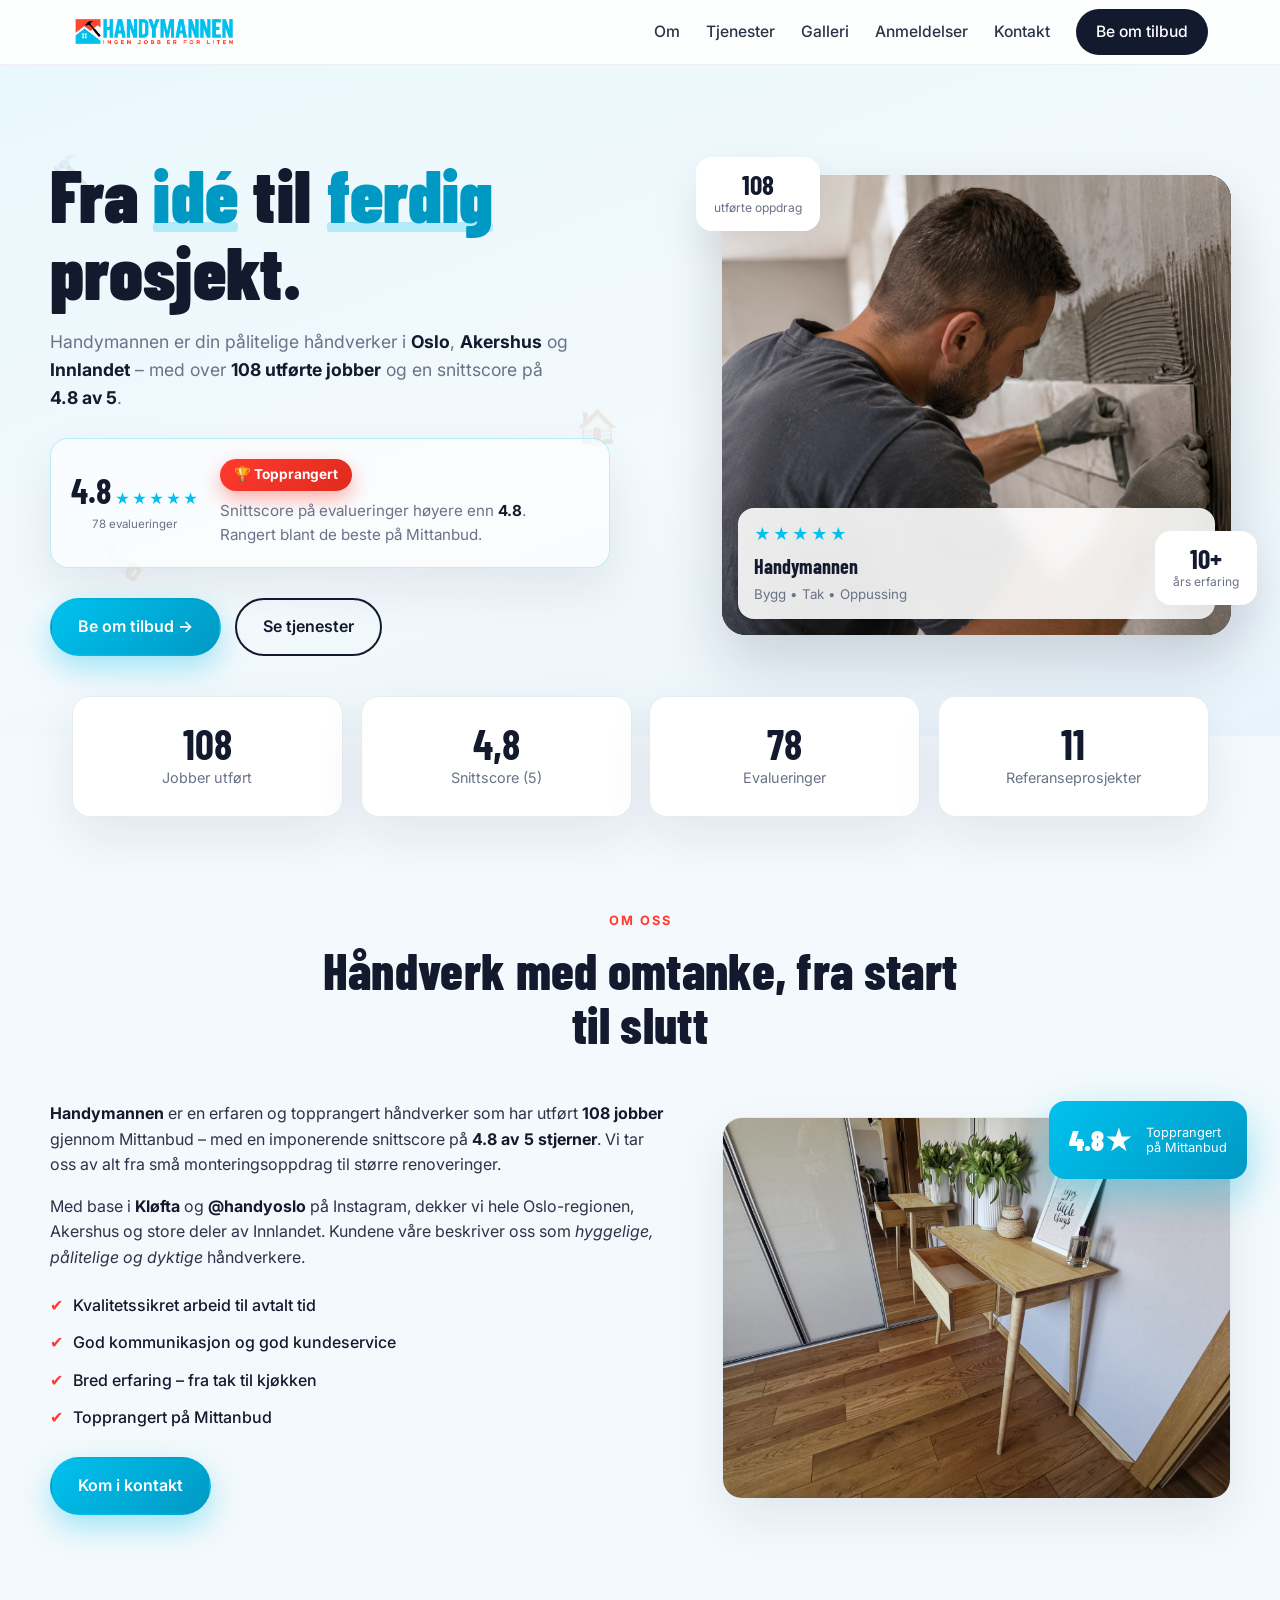
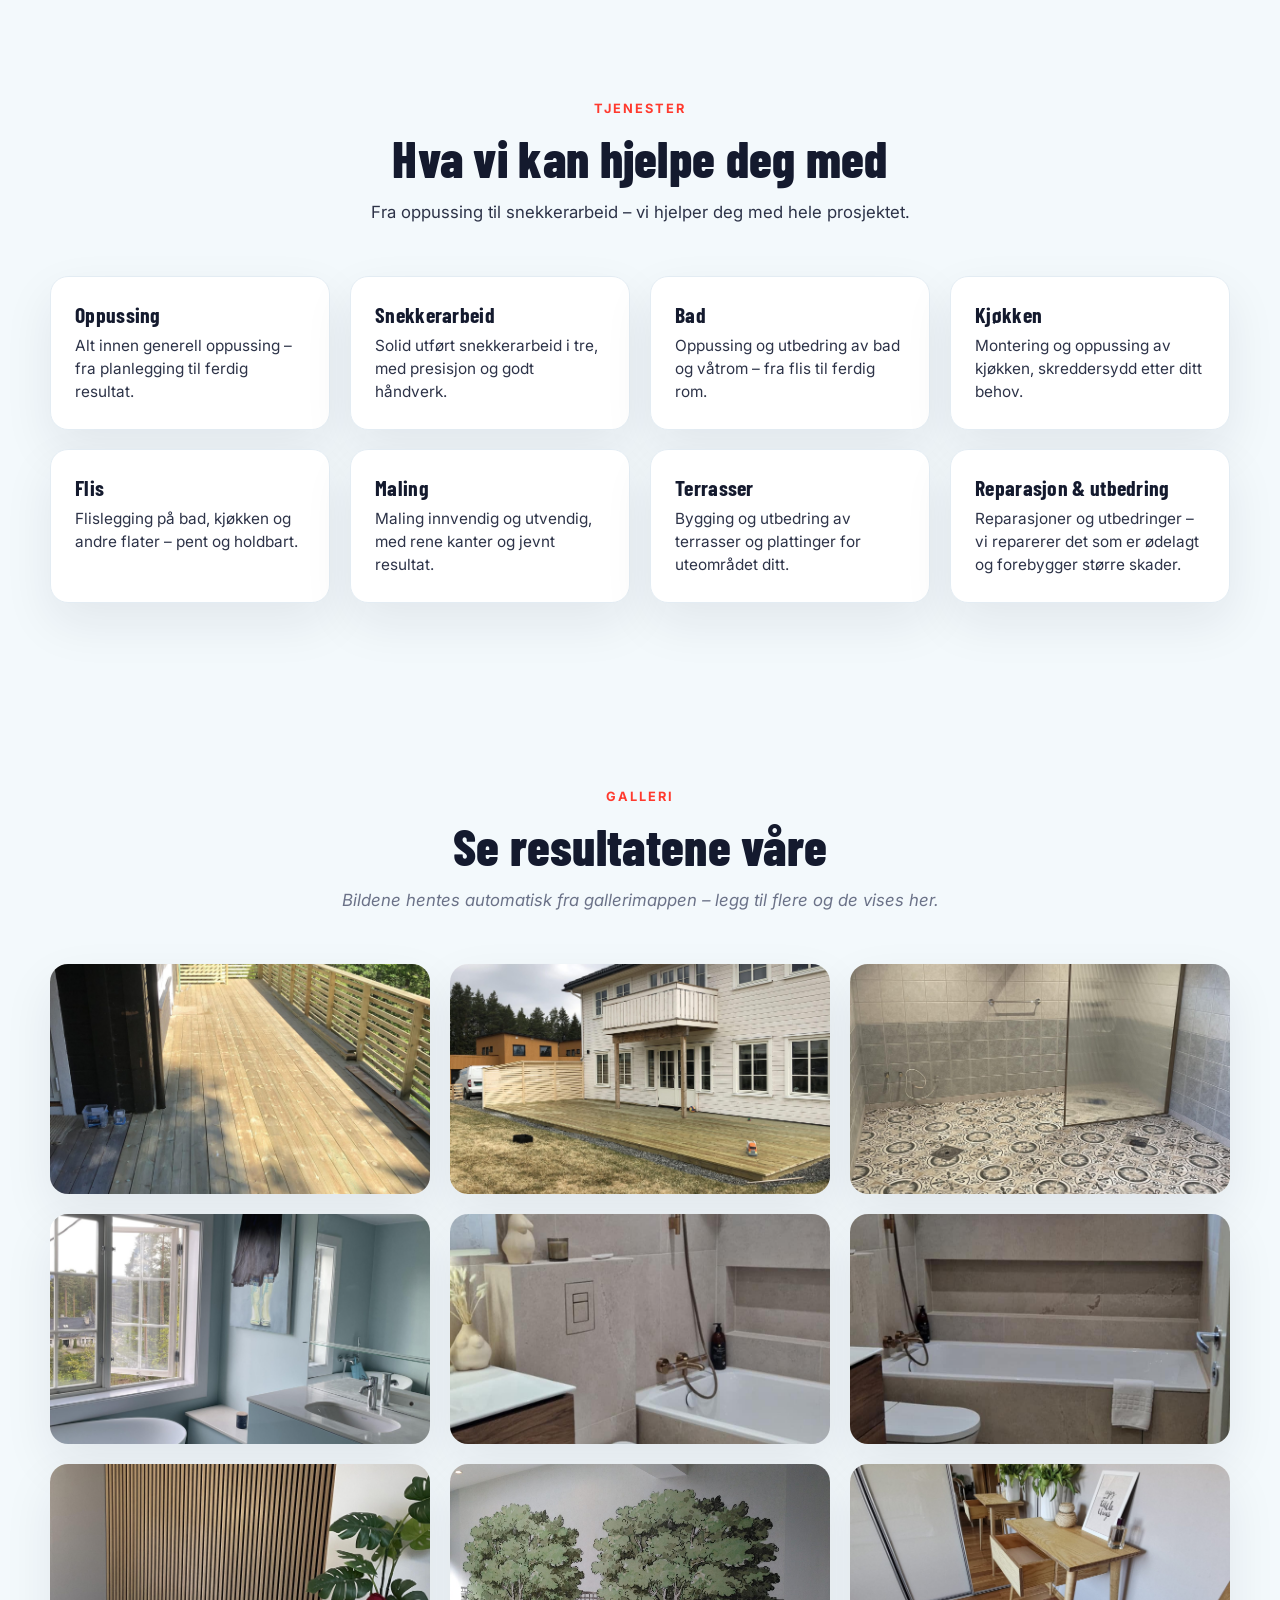
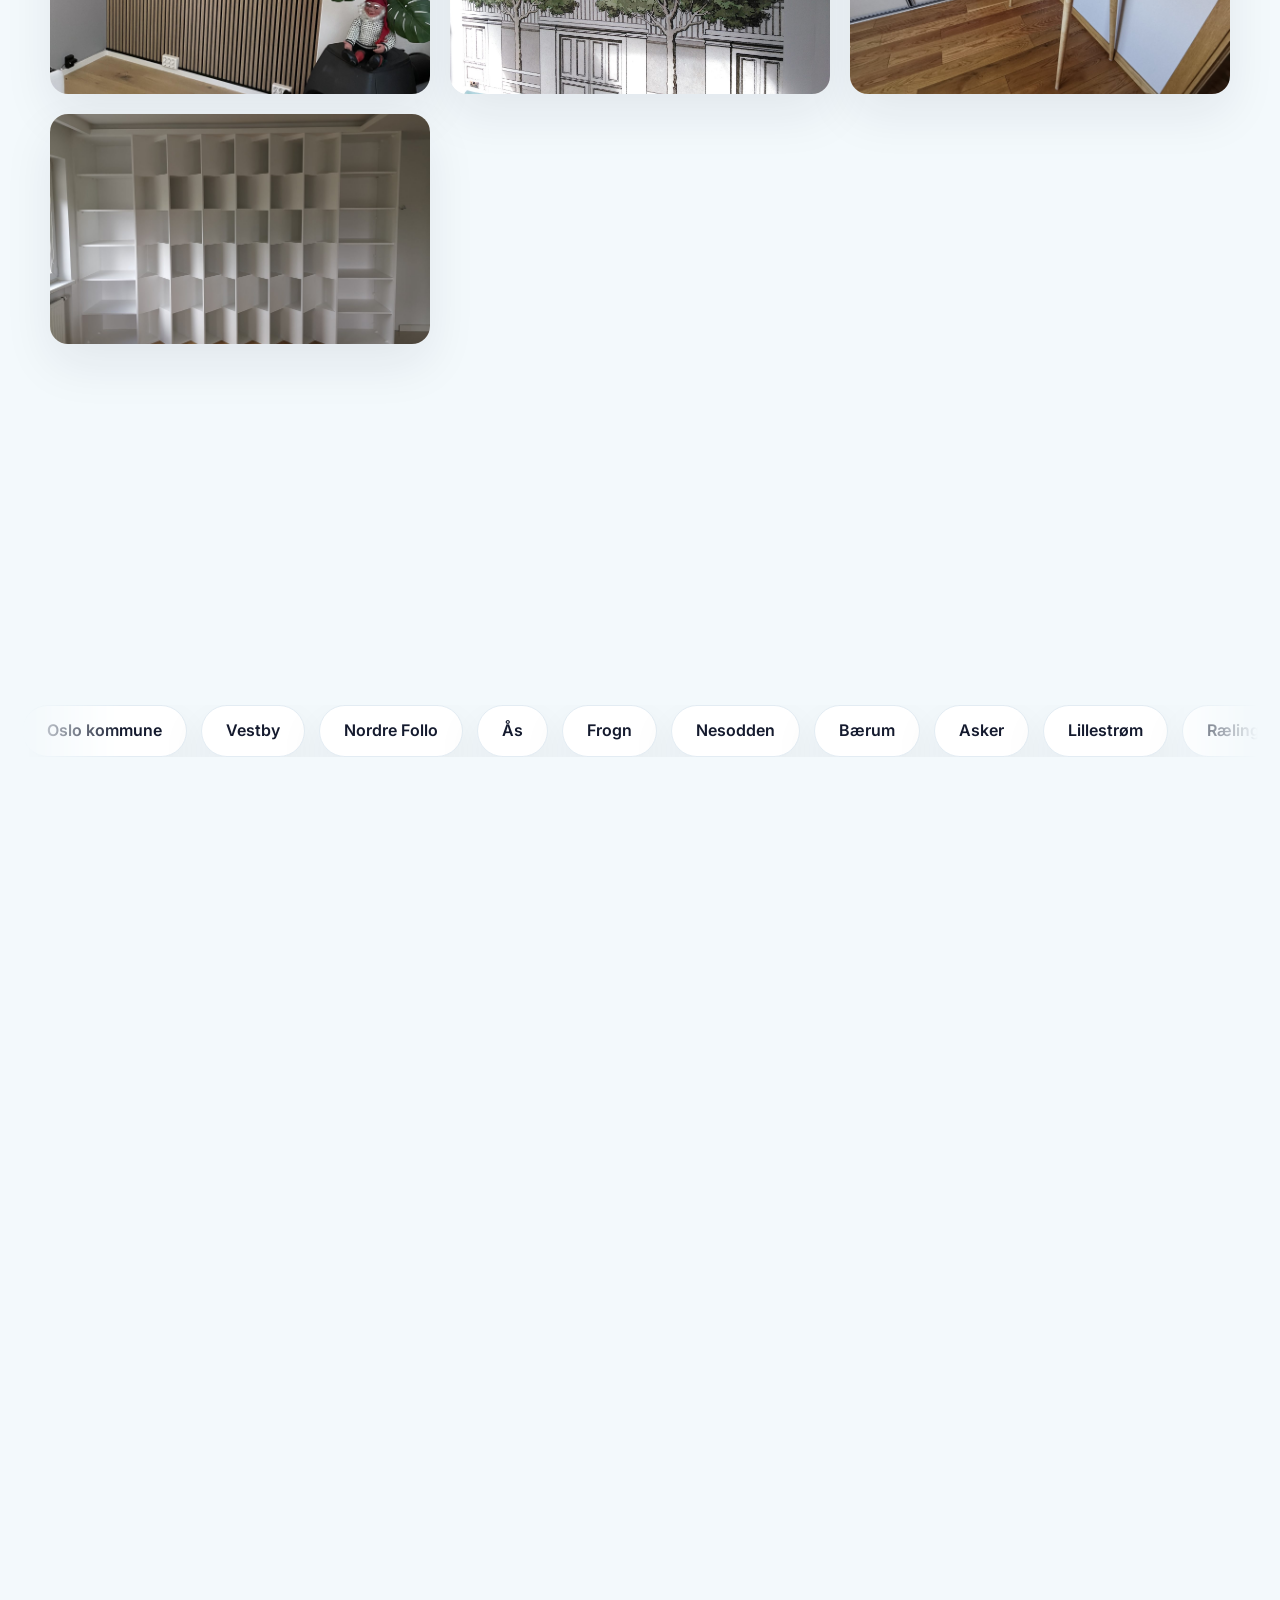
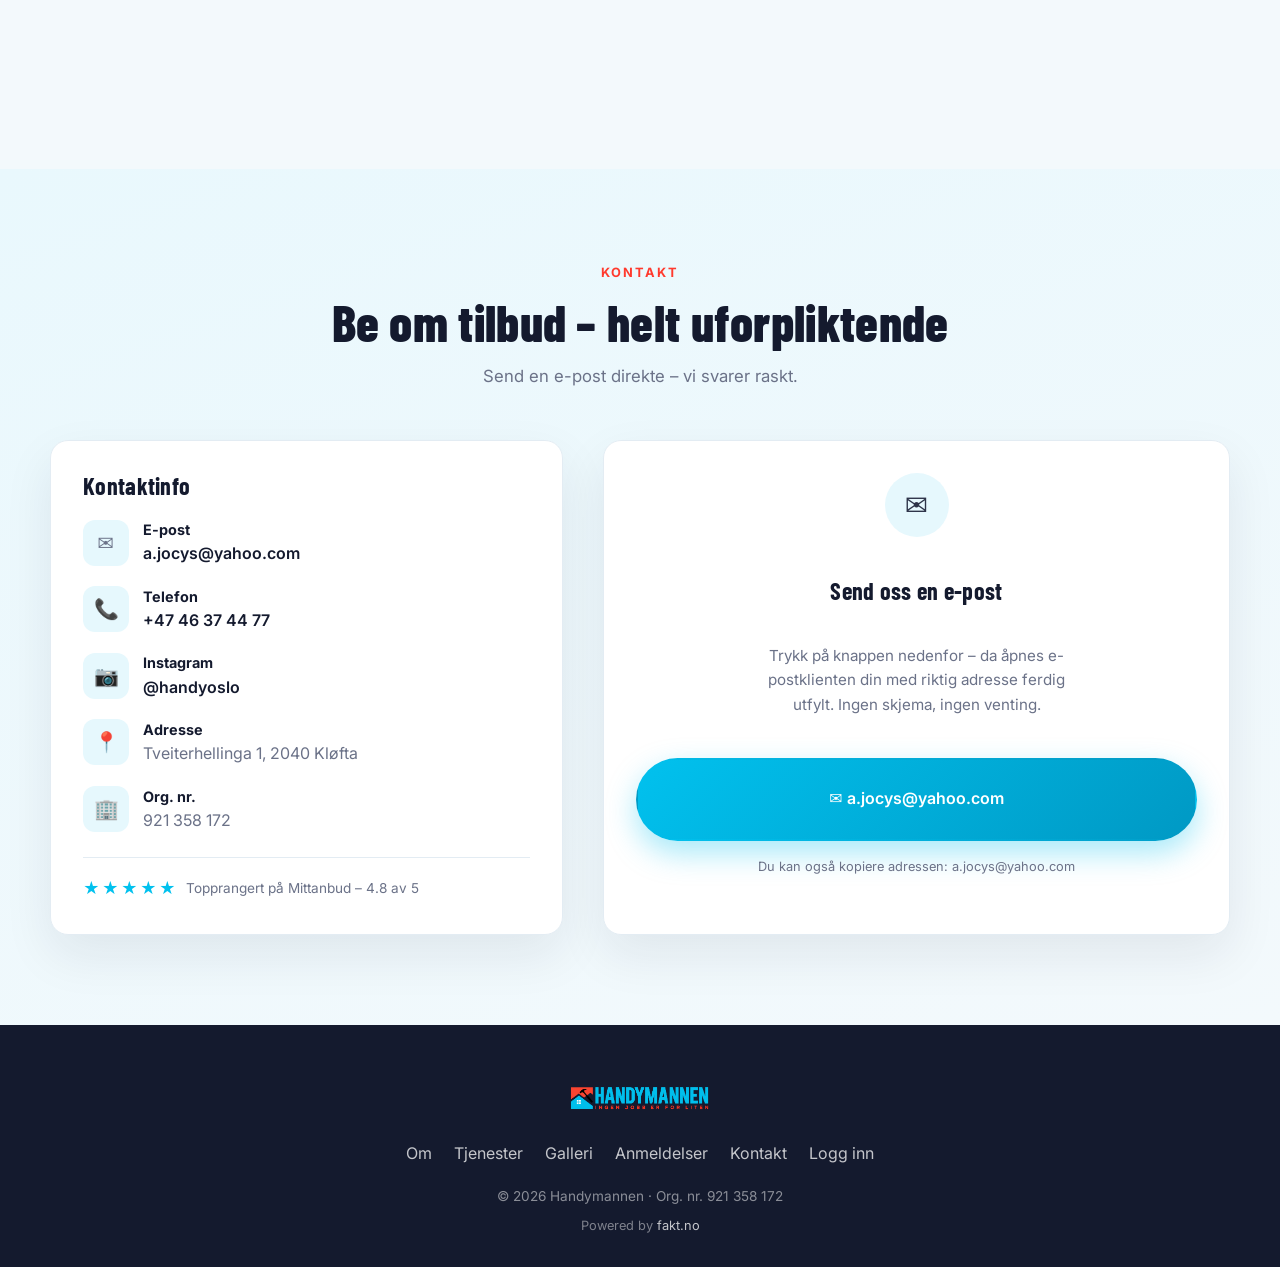
<file: index.html>
<!DOCTYPE html>
<html lang="nb">
<head>
  <meta charset="UTF-8" />
  <meta name="viewport" content="width=device-width, initial-scale=1.0" />
  <title>Handymannen – Håndverker i Oslo, Akershus & Innlandet</title>
  <meta name="description" content="Handymannen har utført 108 oppdrag på Mittanbud i Oslo, Akershus og Innlandet, med et snitt på 4.8 av 5 stjerner. Be om tilbud i dag." />

  <!-- Open Graph -->
  <meta property="og:title" content="Handymannen – Håndverker" />
  <meta property="og:description" content="Topprangert håndverker. 108 utførte oppdrag, 4.8 av 5 stjerner (78 evalueringer). Oslo, Akershus & Innlandet." />
  <meta property="og:image" content="img/main.png" />
  <meta property="og:type" content="website" />

  <!-- Fonts -->
  <link rel="preconnect" href="https://fonts.googleapis.com" />
  <link rel="preconnect" href="https://fonts.gstatic.com" crossorigin />
  <link href="https://fonts.googleapis.com/css2?family=Inter:wght@400;500;600;700&family=Barlow+Condensed:wght@600;700;800;900&display=swap" rel="stylesheet" />

  <link rel="stylesheet" href="styles.css" />
</head>
<body>

  <!-- ===================== NAVBAR ===================== -->
  <header class="nav" id="nav">
    <div class="nav__inner">
      <a href="#top" class="nav__brand">
        <img class="nav__logo" src="img/handymannen-logo.png" alt="Handymannen – Ingen jobb er for liten" />
      </a>

      <nav class="nav__links" id="navLinks" aria-label="Hovedmeny">
        <a href="#om">Om</a>
        <a href="#tjenester">Tjenester</a>
        <a href="#galleri">Galleri</a>
        <a href="#anmeldelser">Anmeldelser</a>
        <a href="#kontakt">Kontakt</a>
        <a href="#kontakt" class="nav__cta">Be om tilbud</a>
      </nav>

      <button class="nav__toggle" id="navToggle" aria-label="Åpne meny" aria-expanded="false">
        <span></span><span></span><span></span>
      </button>
    </div>
  </header>

  <!-- ===================== HERO ===================== -->
  <section class="hero" id="top">
    <div class="hero__bg" aria-hidden="true">
      <span class="hex hex--1">🔨</span>
      <span class="hex hex--2">🪚</span>
      <span class="hex hex--3">🛠️</span>
      <span class="hex hex--4">📐</span>
      <span class="hex hex--5">🏠</span>
    </div>

    <div class="hero__inner">
      <div class="hero__content" data-reveal="up">
        <h1 class="hero__title" data-content="hero_title">
          Fra <span class="accent">idé</span> til <span class="accent">ferdig</span> prosjekt.
        </h1>

        <p class="hero__sub" data-content="hero_sub">
          Handymannen er din pålitelige håndverker i
          <strong>Oslo</strong>, <strong>Akershus</strong> og <strong>Innlandet</strong> – med over
          <strong>108 utførte jobber</strong> og en snittscore på <strong>4.8 av 5</strong>.
        </p>

        <!-- Topprangert "gadget" -->
        <div class="topp" id="topp">
          <div class="topp__disc">
            <div class="topp__center">
              <strong>4.8</strong>
              <span class="stars stars--sm"><span>★</span><span>★</span><span>★</span><span>★</span><span>★</span></span>
              <small>78 evalueringer</small>
            </div>
          </div>
          <div class="topp__txt">
            <span class="topp__ribbon">🏆 Topprangert</span>
            <p>Snittscore på evalueringer høyere enn <strong>4.8</strong>. Rangert blant de beste på Mittanbud.</p>
          </div>
        </div>

        <div class="hero__actions">
          <a href="#kontakt" class="btn btn--primary">Be om tilbud →</a>
          <a href="#tjenester" class="btn btn--ghost">Se tjenester</a>
        </div>
      </div>

      <!-- Hero image -->
      <div class="hero__media" data-reveal="zoom">
        <div class="hero__card">
          <img src="img/main.png" alt="Handymannen" class="hero__img" />
          <div class="hero__cardtag">
            <span class="stars"><span>★</span><span>★</span><span>★</span><span>★</span><span>★</span></span>
            <strong>Handymannen</strong>
            <small>Bygg • Tak • Oppussing</small>
          </div>
        </div>
        <div class="hero__float hero__float--1" data-reveal="up">
          <strong>108</strong><small>utførte oppdrag</small>
        </div>
        <div class="hero__float hero__float--2" data-reveal="up">
          <strong>10+</strong><small>års erfaring</small>
        </div>
      </div>
    </div>
  </section>

  <!-- ===================== STATS ===================== -->
  <section class="stats" id="stats">
    <div class="stats__item" data-reveal="up">
      <strong class="count" data-count="108">0</strong>
      <span data-content="stat_jobs_label">Jobber utført</span>
    </div>
    <div class="stats__item" data-reveal="up">
      <strong class="count" data-count="4.8" data-decimal="1">0</strong>
      <span data-content="stat_score_label">Snittscore (5)</span>
    </div>
    <div class="stats__item" data-reveal="up">
      <strong class="count" data-count="78">0</strong>
      <span data-content="stat_evals_label">Evalueringer</span>
    </div>
    <div class="stats__item" data-reveal="up">
      <strong class="count" data-count="11">0</strong>
      <span data-content="stat_refs_label">Referanseprosjekter</span>
    </div>
  </section>

  <!-- ===================== OM ===================== -->
  <section class="section about" id="om">
    <div class="section__head" data-reveal="up">
      <span class="eyebrow" data-content="about_eyebrow">Om oss</span>
      <h2 data-content="about_heading">Håndverk med omtanke, fra start til slutt</h2>
    </div>

    <div class="about__grid">
      <div class="about__text" data-reveal="right">
        <p data-content="about_p1">
          <strong>Handymannen</strong> er en erfaren og topprangert håndverker som har
          utført <strong>108 jobber</strong> gjennom Mittanbud – med en imponerende snittscore på
          <strong>4.8 av 5 stjerner</strong>. Vi tar oss av alt fra små monteringsoppdrag til
          større renoveringer.
        </p>
        <p data-content="about_p2">
          Med base i <strong>Kløfta</strong> og <strong>@handyoslo</strong> på Instagram, dekker vi
          hele Oslo-regionen, Akershus og store deler av Innlandet. Kundene våre beskriver oss som
          <em>hyggelige, pålitelige og dyktige</em> håndverkere.
        </p>

        <ul class="about__list">
          <li data-content="about_li1">✔ Kvalitetssikret arbeid til avtalt tid</li>
          <li data-content="about_li2">✔ God kommunikasjon og god kundeservice</li>
          <li data-content="about_li3">✔ Bred erfaring – fra tak til kjøkken</li>
          <li data-content="about_li4">✔ Topprangert på Mittanbud</li>
        </ul>

        <a href="#kontakt" class="btn btn--primary" data-content="about_cta">Kom i kontakt</a>
      </div>

      <div class="about__visual" data-reveal="left">
        <!-- Bilde av arbeid – fylles automatisk med et tilfeldig galleri-bilde -->
        <img class="about__work" id="aboutWork" src="" alt="Bilde av utført arbeid" />
        <div class="about__badge">
          <span class="about__badge-num" data-content="about_badge_num">4.8★</span>
          <span data-content="about_badge_text">Topprangert<br />på Mittanbud</span>
        </div>
      </div>
    </div>
  </section>

  <!-- ===================== TJENESTER ===================== -->
  <section class="section services" id="tjenester">
    <div class="section__head" data-reveal="up">
      <span class="eyebrow" data-content="services_eyebrow">Tjenester</span>
      <h2 data-content="services_heading">Hva vi kan hjelpe deg med</h2>
      <p data-content="services_sub">Fra oppussing til snekkerarbeid – vi hjelper deg med hele prosjektet.</p>
    </div>

    <div class="services__grid">
      <article class="svc-card" data-reveal="up">
        <h3 class="svc-card__title" data-content="svc1_title">Oppussing</h3>
        <p class="svc-card__desc" data-content="svc1_desc">Alt innen generell oppussing – fra planlegging til ferdig resultat.</p>
      </article>

      <article class="svc-card" data-reveal="up">
        <h3 class="svc-card__title" data-content="svc2_title">Snekkerarbeid</h3>
        <p class="svc-card__desc" data-content="svc2_desc">Solid utført snekkerarbeid i tre, med presisjon og godt håndverk.</p>
      </article>

      <article class="svc-card" data-reveal="up">
        <h3 class="svc-card__title" data-content="svc3_title">Bad</h3>
        <p class="svc-card__desc" data-content="svc3_desc">Oppussing og utbedring av bad og våtrom – fra flis til ferdig rom.</p>
      </article>

      <article class="svc-card" data-reveal="up">
        <h3 class="svc-card__title" data-content="svc4_title">Kjøkken</h3>
        <p class="svc-card__desc" data-content="svc4_desc">Montering og oppussing av kjøkken, skreddersydd etter ditt behov.</p>
      </article>

      <article class="svc-card" data-reveal="up">
        <h3 class="svc-card__title" data-content="svc5_title">Flis</h3>
        <p class="svc-card__desc" data-content="svc5_desc">Flislegging på bad, kjøkken og andre flater – pent og holdbart.</p>
      </article>

      <article class="svc-card" data-reveal="up">
        <h3 class="svc-card__title" data-content="svc6_title">Maling</h3>
        <p class="svc-card__desc" data-content="svc6_desc">Maling innvendig og utvendig, med rene kanter og jevnt resultat.</p>
      </article>

      <article class="svc-card" data-reveal="up">
        <h3 class="svc-card__title" data-content="svc7_title">Terrasser</h3>
        <p class="svc-card__desc" data-content="svc7_desc">Bygging og utbedring av terrasser og plattinger for uteområdet ditt.</p>
      </article>

      <article class="svc-card" data-reveal="up">
        <h3 class="svc-card__title" data-content="svc8_title">Reparasjon & utbedring</h3>
        <p class="svc-card__desc" data-content="svc8_desc">Reparasjoner og utbedringer – vi reparerer det som er ødelagt og forebygger større skader.</p>
      </article>
    </div>
  </section>

  <!-- ===================== GALLERI ===================== -->
  <section class="section gallery" id="galleri">
    <div class="section__head" data-reveal="up">
      <span class="eyebrow" data-content="gallery_eyebrow">Galleri</span>
      <h2 data-content="gallery_heading">Se resultatene våre</h2>
      <p data-content="gallery_sub"><em>Bildene hentes automatisk fra gallerimappen – legg til flere og de vises her.</em></p>
    </div>

    <div class="gallery__grid" id="galleryGrid"></div>
  </section>

  <!-- ===================== OMRÅDER ===================== -->
  <section class="section areas" id="omrader">
    <div class="section__head" data-reveal="up">
      <span class="eyebrow" data-content="areas_eyebrow">Områder</span>
      <h2 data-content="areas_heading">Områder vi dekker</h2>
      <p data-content="areas_sub">Vi utfører oppdrag i Oslo, Akershus og store deler av Innlandet.</p>
    </div>

    <div class="areas__marquee" aria-hidden="true">
      <div class="areas__track">
        <span class="area">Oslo kommune</span><span class="area">Vestby</span>
        <span class="area">Nordre Follo</span><span class="area">Ås</span>
        <span class="area">Frogn</span><span class="area">Nesodden</span>
        <span class="area">Bærum</span><span class="area">Asker</span>
        <span class="area">Lillestrøm</span><span class="area">Rælingen</span>
        <span class="area">Enebakk</span><span class="area">Lørenskog</span>
        <span class="area">Nittedal</span><span class="area">Ullensaker</span>
        <span class="area">Eidsvoll</span><span class="area">Nannestad</span>
        <span class="area">Kongsvinger</span><span class="area">Hamar</span>
        <span class="area">Lillehammer</span><span class="area">Gjøvik</span>
        <span class="area">Ringsaker</span><span class="area">Elverum</span>
        <span class="area">Stange</span><span class="area">Tynset</span>
      </div>
      <div class="areas__track" aria-hidden="true">
        <span class="area">Oslo kommune</span><span class="area">Vestby</span>
        <span class="area">Nordre Follo</span><span class="area">Ås</span>
        <span class="area">Frogn</span><span class="area">Nesodden</span>
        <span class="area">Bærum</span><span class="area">Asker</span>
        <span class="area">Lillestrøm</span><span class="area">Rælingen</span>
        <span class="area">Enebakk</span><span class="area">Lørenskog</span>
        <span class="area">Nittedal</span><span class="area">Ullensaker</span>
        <span class="area">Eidsvoll</span><span class="area">Nannestad</span>
        <span class="area">Kongsvinger</span><span class="area">Hamar</span>
        <span class="area">Lillehammer</span><span class="area">Gjøvik</span>
        <span class="area">Ringsaker</span><span class="area">Elverum</span>
        <span class="area">Stange</span><span class="area">Tynset</span>
      </div>
    </div>

    <p class="areas__more" data-reveal="up" data-content="areas_more">…og mange flere kommuner i Innlandet.</p>
  </section>

  <!-- ===================== ANMELDELSER ===================== -->
  <section class="section reviews" id="anmeldelser">
    <div class="section__head" data-reveal="up">
      <span class="eyebrow" data-content="reviews_eyebrow">Anmeldelser</span>
      <h2 data-content="reviews_heading">Det sier kundene våre</h2>
    </div>

    <div class="reviews__grid">
      <!-- Oppsummering -->
      <div class="rev-sum" data-reveal="left">
        <div class="rev-sum__score">
          <strong>4.8</strong>
          <span class="stars stars--lg"><span>★</span><span>★</span><span>★</span><span>★</span><span>★</span></span>
          <small data-content="rev_sum_note">78 evalueringer</small>
        </div>
        <div class="rev-bars">
          <div class="bar"><span class="bar__lbl">5</span><span class="bar__trk"><i style="--w:88%"></i></span><span class="bar__n">69</span></div>
          <div class="bar"><span class="bar__lbl">4</span><span class="bar__trk"><i style="--w:9%"></i></span><span class="bar__n">7</span></div>
          <div class="bar"><span class="bar__lbl">3</span><span class="bar__trk"><i style="--w:0%"></i></span><span class="bar__n">0</span></div>
          <div class="bar"><span class="bar__lbl">2</span><span class="bar__trk"><i style="--w:3%"></i></span><span class="bar__n">2</span></div>
          <div class="bar"><span class="bar__lbl">1</span><span class="bar__trk"><i style="--w:0%"></i></span><span class="bar__n">0</span></div>
        </div>
      </div>

      <!-- Anmeldelseskort -->
      <div class="rev-cards">
        <article class="rev" data-reveal="right">
          <div class="rev__head">
            <span class="rev__avatar">E</span>
            <div>
              <strong data-content="rev1_name">Ellen</strong>
              <span class="stars stars--sm"><span>★</span><span>★</span><span>★</span><span>★</span><span>★</span></span>
            </div>
            <small data-content="rev1_date">21. juli 2026</small>
          </div>
          <h4 data-content="rev1_title">Flytte kjøkken og bygge lettvegg</h4>
          <p data-content="rev1_text">“Veldig effektivt, kvalitetssikkert arbeid, god kundeservice og god kommunikasjon. Anbefaler alle denne håndverkeren!”</p>
        </article>

        <article class="rev" data-reveal="right">
          <div class="rev__head">
            <span class="rev__avatar">L</span>
            <div>
              <strong data-content="rev2_name">Lars</strong>
              <span class="stars stars--sm"><span>★</span><span>★</span><span>★</span><span>★</span><span>★</span></span>
            </div>
            <small data-content="rev2_date">25. juni 2026</small>
          </div>
          <h4 data-content="rev2_title">Montering av rekkverk i tre</h4>
          <p data-content="rev2_text">“Veldig god kvalitet og raskt utført oppdrag.”</p>
        </article>

        <article class="rev" data-reveal="right">
          <div class="rev__head">
            <span class="rev__avatar">M</span>
            <div>
              <strong data-content="rev3_name">Mehdi</strong>
              <span class="stars stars--sm"><span>★</span><span>★</span><span>★</span><span>★</span><span>★</span></span>
            </div>
            <small data-content="rev3_date">1. august 2026</small>
          </div>
          <h4 data-content="rev3_title">Montering av dusjdører</h4>
          <p data-content="rev3_text">“Profesjonell og rask utførelse – alt ble gjort som avtalt.”</p>
        </article>
      </div>
    </div>
  </section>

  <!-- ===================== KONTAKT ===================== -->
  <section class="section contact" id="kontakt">
    <div class="section__head" data-reveal="up">
      <span class="eyebrow" data-content="contact_eyebrow">Kontakt</span>
      <h2 data-content="contact_heading">Be om tilbud – helt uforpliktende</h2>
      <p data-content="contact_sub">Send en e-post direkte – vi svarer raskt.</p>
    </div>

    <div class="contact__grid">
      <div class="contact__card" data-reveal="up">
        <h3 data-content="contact_info_title">Kontaktinfo</h3>
        <ul class="contact__list">
          <li>
            <span class="contact__icon">✉️</span>
            <div><strong data-content="contact_email_label">E-post</strong><a href="mailto:a.jocys@yahoo.com" data-content="contact_email_value">a.jocys@yahoo.com</a></div>
          </li>
          <li>
            <span class="contact__icon">📞</span>
            <div><strong data-content="contact_phone_label">Telefon</strong><a href="tel:+4746374477" data-content="contact_phone_value">+47 46 37 44 77</a></div>
          </li>
          <li>
            <span class="contact__icon">📷</span>
            <div><strong data-content="contact_insta_label">Instagram</strong><a href="https://instagram.com/handyoslo" target="_blank" rel="noopener" data-content="contact_insta_value">@handyoslo</a></div>
          </li>
          <li>
            <span class="contact__icon">📍</span>
            <div><strong data-content="contact_addr_label">Adresse</strong><span data-content="contact_addr_value">Tveiterhellinga 1, 2040 Kløfta</span></div>
          </li>
          <li>
            <span class="contact__icon">🏢</span>
            <div><strong data-content="contact_org_label">Org. nr.</strong><span data-content="contact_org_value">921 358 172</span></div>
          </li>
        </ul>
        <div class="contact__hint">
          <span class="stars"><span>★</span><span>★</span><span>★</span><span>★</span><span>★</span></span>
          <span data-content="contact_hint">Topprangert på Mittanbud – 4.8 av 5</span>
        </div>
      </div>

      <!-- E-post – åpner e-postklienten direkte (mailto) -->
      <div class="contact__form" data-reveal="up" id="emailCard">
        <div class="email__ico" aria-hidden="true">✉️</div>
        <h3 data-content="emailcard_heading">Send oss en e-post</h3>
        <p class="email__lead" data-content="emailcard_lead">
          Trykk på knappen nedenfor – da åpnes e-postklienten din med riktig adresse
          ferdig utfylt. Ingen skjema, ingen venting.
        </p>
        <a href="mailto:a.jocys@yahoo.com?subject=Be%20om%20tilbud%20%E2%80%93%20Handymannen" class="btn btn--primary btn--block" data-content="emailcard_btn">
          ✉️ a.jocys@yahoo.com
        </a>
        <p class="form__note" data-content="emailcard_note">Du kan også kopiere adressen: a.jocys@yahoo.com</p>
      </div>
    </div>
  </section>

  <!-- ===================== FOOTER ===================== -->
  <footer class="footer">
    <div class="footer__inner">
      <div class="footer__brand">
        <img class="footer__logo" src="img/handymannen-logo.png" alt="Handymannen – Ingen jobb er for liten" />
      </div>
      <nav class="footer__links" aria-label="Bunntekst">
        <a href="#om">Om</a>
        <a href="#tjenester">Tjenester</a>
        <a href="#galleri">Galleri</a>
        <a href="#anmeldelser">Anmeldelser</a>
        <a href="#kontakt">Kontakt</a>
        <a href="admin/">Logg inn</a>
      </nav>
      <p class="footer__copy">© <span id="year"></span> <span data-content="footer_copy">Handymannen · Org. nr. 921 358 172</span></p>
      <p class="footer__powered">Powered by <a href="https://fakt.no" target="_blank" rel="noopener">fakt.no</a></p>
    </div>
  </footer>

  <script src="gallery-data.js"></script>
  <script src="script.js"></script>
</body>
</html>
</file>
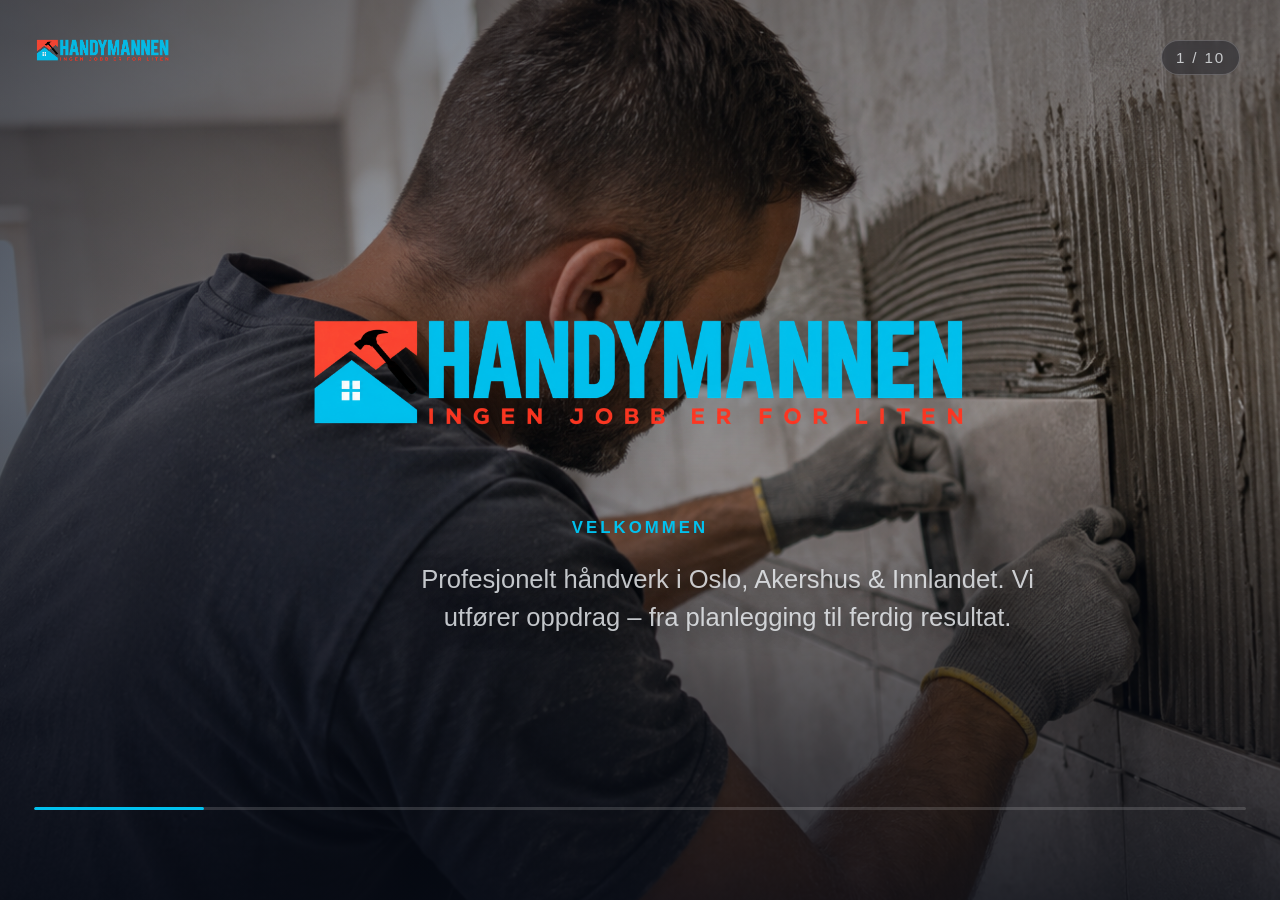
<file: presentation/index.html>
<!DOCTYPE html>
<html lang="nb">
<head>
  <meta charset="UTF-8" />
  <meta name="viewport" content="width=device-width, initial-scale=1.0" />
  <title>Handymannen – Presentasjon</title>
  <link rel="stylesheet" href="styles.css" />
</head>
<body>
  <!-- Slides -->
  <div class="stage" id="stage" aria-live="polite"></div>

  <!-- Overlay / UI -->
  <div class="ui">
    <header class="ui__top">
      <a class="brand" href="#">
        <img src="../img/handymannen-logo.png" alt="Handymannen" />
      </a>
      <div class="ui__top-right">
        <span class="counter" id="counter">1 / 10</span>
      </div>
    </header>

    <button class="nav nav--prev" id="prev" aria-label="Forrige">&#10094;</button>
    <button class="nav nav--next" id="next" aria-label="Neste">&#10095;</button>

    <div class="ui__bottom">
      <div class="progress" id="progress"><span class="progress__bar" id="progressBar"></span></div>
      <div class="controls">
        <button id="playPause" title="Pause / play" aria-label="Pause eller spill">&#10074;&#10074;</button>
        <button id="fullscreen" title="Fullskjerm" aria-label="Fullskjerm">&#x26F6;</button>
      </div>
    </div>
  </div>

  <!-- Loading -->
  <div class="loader" id="loader"><span class="loader__ring"></span></div>

  <script src="app.js"></script>
</body>
</html>
</file>
<file: styles.css>
/* ============================================================
   Handymannen – styles.css
   ============================================================ */
:root {
  --navy: #141a2e;
  --navy-2: #1c2440;
  --ink: #2d3348;
  --muted: #6b7288;
  --cream: #f3f9fc;
  --card: #ffffff;
  --line: #e3ecf3;
  --cyan: #01c1ee;
  --cyan-2: #0099c4;
  --cyan-soft: #e6f8fd;
  --red: #ff3a2e;
  --red-2: #e02a1e;
  --red-soft: #ffe6e2;
  --amber: #01c1ee;
  --amber-2: #0099c4;
  --amber-soft: #e6f8fd;
  --teal: #0e9f8a;
  --radius: 18px;
  --shadow: 0 20px 50px rgba(20, 26, 46, 0.08);
  --shadow-hover: 0 28px 60px rgba(20, 26, 46, 0.16);
  --font-body: "Inter", system-ui, -apple-system, sans-serif;
  --font-display: "Barlow Condensed", "Inter", sans-serif;
  --container: 1180px;
}

* { box-sizing: border-box; margin: 0; padding: 0; }

html { scroll-behavior: smooth; scroll-padding-top: 78px; overflow-x: hidden; }

body {
  font-family: "Inter", system-ui, -apple-system, sans-serif;
  color: #2d3348;
  background: #f3f9fc;
  line-height: 1.6;
  overflow-x: hidden;
}

img { max-width: 100%; display: block; }
a { color: inherit; text-decoration: none; }
h1, h2, h3, h4 { font-family: "Barlow Condensed", "Inter", sans-serif; line-height: 1.05; color: #141a2e; letter-spacing: 0.3px; }

.container { max-width: 1180px; margin: 0 auto; padding: 0 22px; }

/* ---------- Buttons ---------- */
.btn {
  display: inline-flex; align-items: center; justify-content: center; gap: 8px;
  padding: 14px 26px; border-radius: 999px; font-weight: 600; font-size: 1rem;
  cursor: pointer; border: 2px solid transparent; -webkit-transition: transform .25s ease, box-shadow .25s ease, background .25s ease;
 transition: transform .25s ease, box-shadow .25s ease, background .25s ease;
}
.btn--primary { background: linear-gradient(135deg, #01c1ee, #0099c4); color: #fff; box-shadow: 0 12px 30px rgba(1,193,238,.35); }
.btn--primary:hover { -webkit-transform: translateY(-3px);
 transform: translateY(-3px); box-shadow: 0 18px 40px rgba(1,193,238,.45); }
.btn--ghost { background: transparent; color: #141a2e; border-color: #141a2e; }
.btn--ghost:hover { background: #141a2e; color: #fff; -webkit-transform: translateY(-3px);
 transform: translateY(-3px); }
.btn--block { width: 100%; }

/* ---------- Eyebrow & section head ---------- */
.eyebrow {
  display: inline-block; font-weight: 700; text-transform: uppercase; letter-spacing: 2px;
  font-size: .8rem; color: #ff3a2e; margin-bottom: 12px;
}
.section { padding: 90px 22px; }
.section__head { max-width: 680px; margin: 0 auto 50px; text-align: center; }
.section__head h2 { font-size: 3.2rem; font-size: clamp(2rem, 5vw, 3.2rem); font-weight: 800; margin-bottom: 14px; }
.section__head p { color: #6b7288; font-size: 1.05rem; }

/* ---------- Stars ---------- */
.stars { display: inline-flex; gap: 2px; }
.stars span { color: #01c1ee; font-size: 1rem; }
.stars--sm span { font-size: .9rem; }
.stars--lg span { font-size: 1.5rem; }

/* ============================================================
   NAV
   ============================================================ */
.nav {
  position: sticky; top: 0; z-index: 100;
  background: rgba(255,255,255,.85); backdrop-filter: saturate(180%) blur(12px);
  border-bottom: 1px solid rgba(20,26,46,.06);
}
.nav__inner {
  max-width: 1180px; margin: 0 auto; height: 64px; padding: 0 22px;
  display: flex; align-items: center; justify-content: space-between; gap: 16px;
}
.nav__brand { display: flex; align-items: center; }
.nav__logo {
  height: 55px; width: auto; object-fit: contain; display: block;
}
.nav__brandtext { display: flex; flex-direction: column; line-height: 1; }
.nav__brandtext strong { font-family: "Barlow Condensed", "Inter", sans-serif; font-size: 1.35rem; color: #141a2e; font-weight: 800; }
.nav__brandtext small { font-size: .72rem; letter-spacing: 3px; color: #0099c4; text-transform: uppercase; }

.nav__links { display: flex; align-items: center; gap: 26px; }
.nav__links a { font-weight: 500; font-size: .98rem; color: #2d3348; position: relative; }
.nav__links a:not(.nav__cta)::after {
  content: ""; position: absolute; left: 0; bottom: -6px; width: 0; height: 2px;
  background: #0099c4; -webkit-transition: width .25s ease;
 transition: width .25s ease;
}
.nav__links a:not(.nav__cta):hover::after { width: 100%; }
.nav__cta {
  background: #141a2e; color: #fff !important; padding: 10px 20px; border-radius: 999px;
  -webkit-transition: background .25s ease, transform .25s ease;
 transition: background .25s ease, transform .25s ease;
}
.nav__cta:hover { background: #0099c4; -webkit-transform: translateY(-2px);
 transform: translateY(-2px); }

.nav__toggle { display: none; flex-direction: column; gap: 5px; background: none; border: 0; cursor: pointer; padding: 8px; }
.nav__toggle span { width: 26px; height: 3px; background: #141a2e; border-radius: 3px; -webkit-transition: transform .3s ease, opacity .3s ease;
 transition: transform .3s ease, opacity .3s ease; }

/* ============================================================
   HERO
   ============================================================ */
.hero { position: relative; overflow: hidden; padding: 90px 22px 80px; background: linear-gradient(160deg, #e9f8fd 0%, #f3f9fc 55%, #e8f3fb 100%); }
.hero__inner {
  max-width: 1180px; margin: 0 auto;
  display: grid; grid-template-columns: 1.1fr 0.9fr; gap: 50px; align-items: center;
}

.hero__bg { position: absolute; top: 0; right: 0; bottom: 0; left: 0; pointer-events: none; }
.hex {
  position: absolute; font-size: 34px; opacity: .12; -webkit-filter: grayscale(.2);
 filter: grayscale(.2);
  -webkit-animation: floaty 6s ease-in-out infinite;
 animation: floaty 6s ease-in-out infinite;
}
.hex--1 { top: 12%; left: 4%; }
.hex--2 { top: 70%; left: 8%; animation-delay: 1s; }
.hex--3 { top: 22%; right: 6%; animation-delay: 2s; }
.hex--4 { top: 78%; right: 10%; animation-delay: 1.4s; }
.hex--5 { top: 50%; left: 45%; animation-delay: 3s; }

.hero__title { font-size: 4.6rem; font-size: clamp(2.6rem, 6vw, 4.6rem); font-weight: 900; margin-bottom: 18px; }
.hero__title .accent { color: #0099c4; position: relative; white-space: nowrap; }
.hero__title .accent::after {
  content: ""; position: absolute; left: 0; bottom: 6px; width: 100%; height: 10px;
  background: rgba(1,193,238,.25); z-index: -1; border-radius: 3px;
}
.hero__sub { font-size: 1.1rem; color: #6b7288; max-width: 520px; margin-bottom: 26px; }
.hero__sub strong { color: #141a2e; }

/* ----- Topprangert gadget ----- */
.topp {
  display: flex; align-items: center; gap: 22px; margin: 26px 0 30px;
  padding: 20px; border-radius: 18px; background: rgba(255,255,255,.6);
  border: 1px solid rgba(1,193,238,.25); box-shadow: 0 20px 50px rgba(20, 26, 46, 0.08); max-width: 560px;
}
.topp__disc { flex: none; display: grid; place-items: center; }
.topp__center { text-align: center; }
.topp__center strong { font-family: "Barlow Condensed", "Inter", sans-serif; font-size: 2.2rem; color: #141a2e; line-height: 1; }
.topp__center small { display: block; font-size: .72rem; color: #6b7288; margin-top: 4px; }
.topp__ribbon {
  display: inline-block; padding: 5px 14px; border-radius: 999px; margin-bottom: 8px;
  background: linear-gradient(135deg, #ff3a2e, #e02a1e); color: #fff; font-weight: 700; font-size: .85rem;
  box-shadow: 0 8px 20px rgba(255,58,46,.4); -webkit-animation: pulse 2s ease-in-out infinite;
 animation: pulse 2s ease-in-out infinite;
}
.topp__txt p { color: #6b7288; font-size: .95rem; max-width: 340px; }
.topp__txt strong { color: #141a2e; }

.hero__actions { display: flex; gap: 14px; flex-wrap: wrap; }

/* ----- Hero media ----- */
.hero__media { position: relative; }
.hero__card {
  position: relative; border-radius: 24px; overflow: hidden; box-shadow: 0 28px 60px rgba(20, 26, 46, 0.16);
  background: #141a2e;
}
.hero__img { width: 100%; height: 460px; object-fit: cover; -webkit-transform: scale(1.02);
 transform: scale(1.02); -webkit-transition: transform .6s ease;
 transition: transform .6s ease; }
.hero__card:hover .hero__img { -webkit-transform: scale(1.08);
 transform: scale(1.08); }
.hero__cardtag {
  position: absolute; left: 16px; right: 16px; bottom: 16px; padding: 14px 16px; border-radius: 16px;
  background: rgba(255,255,255,.9); backdrop-filter: blur(8px); display: flex; flex-direction: column; gap: 2px;
}
.hero__cardtag strong { font-family: "Barlow Condensed", "Inter", sans-serif; font-size: 1.25rem; color: #141a2e; }
.hero__cardtag small { color: #6b7288; }

.hero__float {
  position: absolute; z-index: 3; display: flex; flex-direction: column; align-items: center;
  padding: 14px 18px; border-radius: 16px; background: #fff; box-shadow: 0 20px 50px rgba(20, 26, 46, 0.08); text-align: center;
}
.hero__float strong { font-family: "Barlow Condensed", "Inter", sans-serif; font-size: 1.7rem; color: #141a2e; line-height: 1; }
.hero__float small { font-size: .75rem; color: #6b7288; }
.hero__float--1 { top: -18px; left: -26px; -webkit-animation: floaty 4s ease-in-out infinite;
 animation: floaty 4s ease-in-out infinite; }
.hero__float--2 { bottom: 30px; right: -26px; -webkit-animation: floaty 5s ease-in-out infinite 1s;
 animation: floaty 5s ease-in-out infinite 1s; }


/* ============================================================
   STATS
   ============================================================ */
.stats {
  max-width: 1180px; margin: -40px auto 0; position: relative; z-index: 5;
  display: grid; grid-template-columns: repeat(4, 1fr); gap: 18px; padding: 0 22px;
}
.stats__item {
  background: #ffffff; border-radius: 18px; padding: 26px 20px; text-align: center;
  box-shadow: 0 20px 50px rgba(20, 26, 46, 0.08); border: 1px solid #e3ecf3;
}
.stats__item strong { font-family: "Barlow Condensed", "Inter", sans-serif; font-size: 2.6rem; color: #141a2e; display: block; line-height: 1; }
.stats__item span { color: #6b7288; font-size: .9rem; }

/* ============================================================
   ABOUT
   ============================================================ */
.about__grid { max-width: 1180px; margin: 0 auto; display: grid; grid-template-columns: 1.1fr 0.9fr; gap: 50px; align-items: center; }
.about__text p { margin-bottom: 16px; color: #2d3348; }
.about__text strong { color: #141a2e; }
.about__list { list-style: none; margin: 22px 0 26px; display: grid; gap: 12px; }
.about__list li { display: flex; gap: 10px; align-items: flex-start; font-weight: 500; color: #141a2e; }
.about__list li::before { content: "✔"; color: #ff3a2e; font-weight: 700; }

.about__visual { position: relative; }
.about__work {
  display: block; width: 100%; min-height: 300px; object-fit: cover;
  border-radius: 20px; border: 1px solid #e3ecf3; background: #ffffff;
  box-shadow: 0 20px 50px rgba(20, 26, 46, 0.08);
}
.placeholder {
  position: relative; display: grid; place-items: center; text-align: center; gap: 8px;
  border: 2px dashed rgba(20,26,46,.25); border-radius: 20px; background: repeating-linear-gradient(45deg, rgba(20,26,46,.03) 0 12px, rgba(20,26,46,0) 12px 24px);
  color: #6b7288; padding: 40px 20px; min-height: 300px;
}
.placeholder__icon { font-size: 42px; }
.placeholder__label { font-weight: 600; }
.about__badge {
  position: absolute; right: -16px; top: -16px; display: flex; align-items: center; gap: 12px;
  padding: 16px 20px; border-radius: 16px; background: linear-gradient(135deg, #01c1ee, #0099c4);
  color: #fff; box-shadow: 0 16px 40px rgba(1,193,238,.4); -webkit-animation: floaty 5s ease-in-out infinite;
 animation: floaty 5s ease-in-out infinite;
}
.about__badge-num { font-family: "Barlow Condensed", "Inter", sans-serif; font-size: 1.8rem; font-weight: 900; }
.about__badge span:last-child { font-size: .8rem; line-height: 1.2; }

/* ============================================================
   SERVICES
   ============================================================ */
.services { background: #f3f9fc; }
.services .section__head h2 { color: #141a2e; }
.services .section__head p { color: #2d3348; }

.services__grid { max-width: 1180px; margin: 0 auto; display: grid; grid-template-columns: repeat(4, 1fr); gap: 20px; }
.svc-card {
  padding: 26px 24px; border-radius: 18px; background: #ffffff;
  border: 1px solid #e3ecf3; box-shadow: 0 20px 50px rgba(20, 26, 46, 0.08); -webkit-transition: transform .3s ease, box-shadow .3s ease;
 transition: transform .3s ease, box-shadow .3s ease;
}
.svc-card:hover { -webkit-transform: translateY(-6px);
 transform: translateY(-6px); box-shadow: 0 28px 60px rgba(20, 26, 46, 0.16); }
.svc-card__title { color: #141a2e; font-size: 1.35rem; margin-bottom: 8px; }
.svc-card__desc { color: #2d3348; font-size: .96rem; line-height: 1.5; }

/* ============================================================
   GALLERY
   ============================================================ */
.gallery { background: #f3f9fc; }
.gallery__grid { max-width: 1180px; margin: 0 auto; display: grid; grid-template-columns: repeat(3, 1fr); gap: 20px; }
.gal { border-radius: 18px; overflow: hidden; background: #ffffff; box-shadow: 0 20px 50px rgba(20, 26, 46, 0.08); -webkit-transition: transform .35s ease, box-shadow .35s ease;
 transition: transform .35s ease, box-shadow .35s ease; }
.gal:hover { -webkit-transform: translateY(-8px);
 transform: translateY(-8px); box-shadow: 0 28px 60px rgba(20, 26, 46, 0.16); }
.gal:hover .placeholder { border-color: #01c1ee; color: #0099c4; background: #e6f8fd; }
.gal figcaption { padding: 14px 16px; font-weight: 600; color: #141a2e; }

.placeholder--photo { min-height: 220px; border-radius: 0; border-width: 0; border-bottom: 1px solid #e3ecf3; }
.gal .placeholder--photo { position: relative; height: 230px; }
.gal .placeholder--photo span { -webkit-transition: transform .35s ease;
 transition: transform .35s ease; }
.gal:hover .placeholder--photo span { -webkit-transform: scale(1.3);
 transform: scale(1.3); }

.gal img { display: block; width: 100%; height: 230px; object-fit: cover; -webkit-transition: transform .5s ease;
 transition: transform .5s ease; }
.gal:hover img { -webkit-transform: scale(1.05);
 transform: scale(1.05); }

/* ============================================================
   AREAS
   ============================================================ */
.areas { padding-bottom: 70px; }
.areas__marquee { overflow: hidden; margin-top: 20px; display: flex; -webkit-mask: linear-gradient(90deg, transparent, #000 8%, #000 92%, transparent); mask: linear-gradient(90deg, transparent, #000 8%, #000 92%, transparent); }
.areas__track { display: flex; flex: none; gap: 14px; padding-right: 14px; -webkit-animation: marquee 34s linear infinite;
 animation: marquee 34s linear infinite; white-space: nowrap; }
.area {
  padding: 12px 24px; border-radius: 999px; background: #ffffff; border: 1px solid #e3ecf3;
  font-weight: 600; color: #141a2e; box-shadow: 0 20px 50px rgba(20, 26, 46, 0.08); font-size: 1rem;
}
.areas__more { text-align: center; color: #6b7288; margin-top: 26px; }

/* ============================================================
   REVIEWS
   ============================================================ */
.reviews__grid { max-width: 1180px; margin: 0 auto; display: grid; grid-template-columns: 0.7fr 1.3fr; gap: 40px; align-items: start; }
.rev-sum { padding: 30px; border-radius: 18px; background: #ffffff; box-shadow: 0 20px 50px rgba(20, 26, 46, 0.08); border: 1px solid #e3ecf3; }
.rev-sum__score { text-align: center; margin-bottom: 22px; }
.rev-sum__score strong { font-family: "Barlow Condensed", "Inter", sans-serif; font-size: 4rem; color: #141a2e; display: block; line-height: 1; }
.rev-sum__score small { color: #6b7288; display: block; margin-top: 4px; }

.rev-bars { display: grid; gap: 9px; }
.bar { display: grid; grid-template-columns: 16px 1fr 28px; align-items: center; gap: 10px; font-size: .85rem; }
.bar__lbl { color: #6b7288; text-align: center; }
.bar__trk { height: 10px; border-radius: 999px; background: rgba(20,26,46,.08); overflow: hidden; }
.bar__trk i { display: block; height: 100%; width: var(--w, 0); background: linear-gradient(90deg, #01c1ee, #0099c4); border-radius: 999px; -webkit-transition: width 1.2s ease;
 transition: width 1.2s ease; }
.bar__n { color: #6b7288; text-align: right; }

.rev-cards { display: grid; gap: 20px; }
.rev { padding: 26px; border-radius: 18px; background: #ffffff; box-shadow: 0 20px 50px rgba(20, 26, 46, 0.08); border: 1px solid #e3ecf3; -webkit-transition: transform .3s ease, box-shadow .3s ease;
 transition: transform .3s ease, box-shadow .3s ease; }
.rev:hover { -webkit-transform: translateY(-6px);
 transform: translateY(-6px); box-shadow: 0 28px 60px rgba(20, 26, 46, 0.16); }
.rev__head { display: flex; align-items: center; gap: 14px; margin-bottom: 14px; }
.rev__avatar { width: 48px; height: 48px; border-radius: 50%; display: grid; place-items: center; font-family: "Barlow Condensed", "Inter", sans-serif; font-weight: 800; font-size: 1.4rem; color: #fff; flex: none; }
.rev:nth-child(1) .rev__avatar { background: linear-gradient(135deg, #01c1ee, #0099c4); }
.rev:nth-child(2) .rev__avatar { background: linear-gradient(135deg, #ff3a2e, #e02a1e); }
.rev:nth-child(3) .rev__avatar { background: linear-gradient(135deg, #0087a8, #01c1ee); }
.rev__head div { display: flex; flex-direction: column; line-height: 1.3; }
.rev__head small { margin-left: auto; color: #6b7288; font-size: .8rem; }
.rev h4 { font-size: 1.1rem; margin-bottom: 8px; }
.rev p { color: #6b7288; }

/* ============================================================
   CONTACT
   ============================================================ */
.contact { background: linear-gradient(160deg, #e9f8fd, #f3f9fc); }
.contact__grid { max-width: 1180px; margin: 0 auto; display: grid; grid-template-columns: 0.9fr 1.1fr; gap: 40px; }
.contact__card { padding: 32px; border-radius: 18px; background: #ffffff; box-shadow: 0 20px 50px rgba(20, 26, 46, 0.08); border: 1px solid #e3ecf3; }
.contact__card h3 { font-size: 1.5rem; margin-bottom: 20px; }
.contact__list { list-style: none; display: grid; gap: 18px; }
.contact__list li { display: flex; gap: 14px; align-items: center; }
.contact__icon { width: 46px; height: 46px; border-radius: 12px; display: grid; place-items: center; background: #e6f8fd; font-size: 20px; flex: none; }
.contact__list div { display: flex; flex-direction: column; }
.contact__list strong { color: #141a2e; font-size: .9rem; }
.contact__list a { font-weight: 600; color: #141a2e; }
.contact__list a:hover { color: #ff3a2e; }
.contact__list span { color: #6b7288; }
.contact__hint { margin-top: 24px; padding-top: 18px; border-top: 1px solid #e3ecf3; display: flex; align-items: center; gap: 10px; color: #6b7288; font-size: .85rem; }

.contact__form { padding: 32px; border-radius: 18px; background: #ffffff; box-shadow: 0 20px 50px rgba(20, 26, 46, 0.08); border: 1px solid #e3ecf3; display: grid; gap: 16px; justify-items: center; text-align: center; }
.contact__form h3 { font-size: 1.5rem; }
.email__ico { width: 64px; height: 64px; border-radius: 50%; display: grid; place-items: center; background: #e6f8fd; font-size: 28px; }
.email__lead { color: #6b7288; font-size: .95rem; max-width: 340px; margin: 0 auto; }
.field { display: grid; gap: 6px; }
.field label { font-weight: 600; color: #141a2e; font-size: .9rem; }
.field input, .field select, .field textarea {
  width: 100%; padding: 12px 14px; border-radius: 12px; border: 1.5px solid #e3ecf3;
  font-family: "Inter", system-ui, -apple-system, sans-serif; font-size: .98rem; color: #2d3348; background: #fff; -webkit-transition: border-color .2s ease, box-shadow .2s ease;
 transition: border-color .2s ease, box-shadow .2s ease;
}
.field input:focus, .field select:focus, .field textarea:focus { outline: none; border-color: #0099c4; box-shadow: 0 0 0 4px rgba(1,193,238,.15); }
.form__note { color: #6b7288; font-size: .8rem; text-align: center; }

/* ============================================================
   FOOTER
   ============================================================ */
.footer { background: #141a2e; color: rgba(255,255,255,.75); padding: 50px 22px 30px; }
.footer__inner { max-width: 1180px; margin: 0 auto; text-align: center; }
.footer__brand { display: inline-flex; align-items: center; gap: 12px; margin-bottom: 18px; }
.footer__logo { height: 48px; width: auto; max-width: 100%; }
.footer__brand strong { font-family: "Barlow Condensed", "Inter", sans-serif; font-size: 1.4rem; color: #fff; }
.footer__brand small { display: block; font-size: .72rem; letter-spacing: 3px; color: #ff3a2e; text-transform: uppercase; }
.footer__links { display: flex; justify-content: center; flex-wrap: wrap; gap: 22px; margin-bottom: 20px; }
.footer__links a:hover { color: #ff3a2e; }
.footer__copy { font-size: .85rem; color: rgba(255,255,255,.5); }
.footer__powered { font-size: .8rem; color: rgba(255,255,255,.45); margin-top: 8px; }
.footer__powered a { color: rgba(255,255,255,.75); text-decoration: none; }
.footer__powered a:hover { color: #01c1ee; text-decoration: underline; }

/* ============================================================
   SCROLL REVEAL
   ============================================================ */
[data-reveal] { opacity: 0; -webkit-transition: opacity .7s ease, transform .7s ease;
 transition: opacity .7s ease, transform .7s ease; will-change: opacity, transform; }
[data-reveal="up"] { -webkit-transform: translateY(40px);
 transform: translateY(40px); }
[data-reveal="down"] { -webkit-transform: translateY(-40px);
 transform: translateY(-40px); }
[data-reveal="left"] { -webkit-transform: translateX(-40px);
 transform: translateX(-40px); }
[data-reveal="right"] { -webkit-transform: translateX(40px);
 transform: translateX(40px); }
[data-reveal="zoom"] { -webkit-transform: scale(.88);
 transform: scale(.88); }
[data-reveal].is-visible { opacity: 1; -webkit-transform: none;
 transform: none; }

/* ============================================================
   KEYFRAMES
   ============================================================ */
@-webkit-keyframes floaty { 0%,100% { -webkit-transform: translateY(0); } 50% { -webkit-transform: translateY(-14px); } }
@keyframes floaty { 0%,100% { -webkit-transform: translateY(0);
 transform: translateY(0); } 50% { -webkit-transform: translateY(-14px);
 transform: translateY(-14px); } }

@-webkit-keyframes pulse { 0%,100% { -webkit-transform: scale(1); opacity: 1; } 50% { -webkit-transform: scale(1.12); opacity: .85; } }
@keyframes pulse { 0%,100% { -webkit-transform: scale(1);
 transform: scale(1); opacity: 1; } 50% { -webkit-transform: scale(1.12);
 transform: scale(1.12); opacity: .85; } }

@-webkit-keyframes marquee { from { -webkit-transform: translateX(0); } to { -webkit-transform: translateX(-50%); } }
@keyframes marquee { from { -webkit-transform: translateX(0);
 transform: translateX(0); } to { -webkit-transform: translateX(-50%);
 transform: translateX(-50%); } }


/* ============================================================
   RESPONSIVE
   ============================================================ */
@media (max-width: 900px) {
  .hero__inner, .about__grid, .reviews__grid, .contact__grid { grid-template-columns: 1fr; }
  .hero__inner > * { min-width: 0; }
  .hero__media, .hero__card, .hero__actions, .topp { min-width: 0; }
  .hero__media { order: -1; } /* show image first on smaller screens? keep below content better */
  .hero__media { order: 0; }
  .services__grid { grid-template-columns: repeat(2, 1fr); }
  .svc-card { padding: 24px 22px; }
  .gallery__grid { grid-template-columns: repeat(2, 1fr); }
  .stats { grid-template-columns: repeat(2, 1fr); }
  .hero__img { height: 340px; }
}

@media (max-width: 640px) {
  .section { padding: 64px 18px; }
  .services__grid { grid-template-columns: 1fr; }
  .svc-card { padding: 26px 22px; }
  .hero { padding: 52px 18px 56px; }
  .hero__title { font-size: 2.8rem; font-size: clamp(2.1rem, 9vw, 2.8rem); overflow-wrap: break-word; }
  .hero__sub { font-size: 1.02rem; }
  .hero__actions { flex-direction: column; gap: 12px; }
  .hero__actions .btn { width: 100%; justify-content: center; }
  .topp { gap: 14px; }
  .hero__img { height: 300px; }
  .nav__links {
    position: fixed; top: 0; right: 0; height: 100vh; width: min(80vw, 340px);
    flex-direction: column; align-items: flex-start; gap: 22px; padding: 90px 28px;
    background: #141a2e; color: #fff; -webkit-transform: translateX(100%);
 transform: translateX(100%); -webkit-transition: transform .35s ease;
 transition: transform .35s ease;
    box-shadow: -20px 0 60px rgba(0,0,0,.2);
  }
  .nav__links a { color: rgba(255,255,255,.92); font-size: 1.1rem; }
  .nav__links.is-open { -webkit-transform: translateX(0);
 transform: translateX(0); }
  .nav__toggle { display: flex; }
  .nav__toggle.is-open span:nth-child(1) { -webkit-transform: translateY(8px) rotate(45deg);
 transform: translateY(8px) rotate(45deg); }
  .nav__toggle.is-open span:nth-child(2) { opacity: 0; }
  .nav__toggle.is-open span:nth-child(3) { -webkit-transform: translateY(-8px) rotate(-45deg);
 transform: translateY(-8px) rotate(-45deg); }

  .rev__head { flex-wrap: wrap; }
  .rev__head small { margin-left: 0; width: 100%; }
  .topp { flex-direction: column; align-items: center; text-align: center; }
  .topp__txt p { max-width: none; }
  .hero__actions { justify-content: center; }
  .hero__title .accent::after { bottom: 3px; }
  .hero__float--1 { left: -6px; }
  .hero__float--2 { right: -6px; }
}

/* ============================================================
   LIGHTBOX (full-screen photo viewer)
   ============================================================ */
.lightbox {
  position: fixed;
  top: 0; right: 0; bottom: 0; left: 0;
  z-index: 1000;
  background: rgba(6, 10, 20, 0.96);
  display: flex;
  align-items: center;
  justify-content: center;
  opacity: 0;
  visibility: hidden;
  -webkit-transition: opacity .25s ease, visibility .25s ease;
 transition: opacity .25s ease, visibility .25s ease;
}
.lightbox.is-open { opacity: 1; visibility: visible; }

.lb__stage {
  max-width: 92vw;
  max-height: 88vh;
  margin: 0 64px;
  display: grid;
  place-items: center;
  gap: 14px;
  text-align: center;
}
.lb__img {
  max-width: 100%;
  max-height: 82vh;
  object-fit: contain;
  border-radius: 10px;
  box-shadow: 0 20px 60px rgba(0,0,0,.5);
  cursor: default;
  user-select: none;
}
.lb__cap {
  color: #6b7288;
  font-size: .95rem;
}

.lb__close {
  position: absolute;
  top: 18px;
  right: 22px;
  width: 44px;
  height: 44px;
  border-radius: 50%;
  border: none;
  background: rgba(255,255,255,.12);
  color: #fff;
  font-size: 1.4rem;
  line-height: 1;
  cursor: pointer;
  display: grid;
  place-items: center;
  -webkit-transition: background .2s ease, transform .2s ease;
 transition: background .2s ease, transform .2s ease;
}
.lb__close:hover { background: #ff3a2e; -webkit-transform: scale(1.08);
 transform: scale(1.08); }

.lb__nav {
  position: absolute;
  top: 50%;
  -webkit-transform: translateY(-50%);
 transform: translateY(-50%);
  width: 54px;
  height: 54px;
  border-radius: 50%;
  border: none;
  background: rgba(255,255,255,.12);
  color: #fff;
  font-size: 2rem;
  line-height: 1;
  cursor: pointer;
  display: grid;
  place-items: center;
  -webkit-transition: background .2s ease, transform .2s ease;
 transition: background .2s ease, transform .2s ease;
  z-index: 2;
}
.lb__nav:hover { background: #01c1ee; color: #04101a; -webkit-transform: translateY(-50%) scale(1.08);
 transform: translateY(-50%) scale(1.08); }
.lb__prev { left: 18px; }
.lb__next { right: 18px; }

.lb__count {
  position: absolute;
  bottom: 20px;
  left: 0;
  right: 0;
  text-align: center;
  color: #6b7288;
  font-size: .9rem;
  letter-spacing: .05em;
}

@media (max-width: 640px) {
  .lb__stage { margin: 0 44px; }
  .lb__prev { left: 8px; }
  .lb__next { right: 8px; }
  .lb__nav { width: 46px; height: 46px; font-size: 1.6rem; }
  .lb__close { top: 12px; right: 12px; }
}

/* ============================================================
   REDUCED MOTION
   ============================================================ */
@media (prefers-reduced-motion: reduce) {
  html { scroll-behavior: auto; }
  * { animation-duration: .001ms !important; animation-iteration-count: 1 !important; transition-duration: .001ms !important; }
  [data-reveal] { opacity: 1 !important; -webkit-transform: none !important;
 transform: none !important; }
}
</file>
<file: presentation/styles.css>
:root {
  --cyan: #01c1ee;
  --cyan-2: #0099c4;
  --red: #ff3a2e;
  --navy: #141a2e;
  --navy-2: #1c2440;
  --ink: #f5f9fc;
  --muted: rgba(245, 249, 252, .78);
  --ease: cubic-bezier(.22, .61, .36, 1);
}

* { margin: 0; padding: 0; box-sizing: border-box; }

html, body {
  width: 100%;
  height: 100%;
  overflow: hidden;
  background: #060a14;
  font-family: -apple-system, BlinkMacSystemFont, "Segoe UI", Roboto, Helvetica, Arial, sans-serif;
  color: #f5f9fc;
  -webkit-font-smoothing: antialiased;
}

/* ===== Stage ===== */
.stage {
  position: fixed;
  top: 0; right: 0; bottom: 0; left: 0;
  background: #141a2e;
}

.slide {
  position: absolute;
  top: 0; right: 0; bottom: 0; left: 0;
  opacity: 0;
  visibility: hidden;
  -webkit-transition: opacity 1.2s cubic-bezier(.22, .61, .36, 1), visibility 1.2s;
 transition: opacity 1.2s cubic-bezier(.22, .61, .36, 1), visibility 1.2s;
}

.slide.is-active {
  opacity: 1;
  visibility: visible;
  z-index: 2;
}

.slide__bg {
  position: absolute;
  top: 0; right: 0; bottom: 0; left: 0;
  background-size: cover;
  background-position: center;
  /* NOTE: no will-change here — it forces every hidden slide onto its own
     GPU layer, which on a low-memory TV causes jank/memory pressure. */
}

/* Ken Burns zoom/pan while active */
.slide.is-active .slide__bg {
  -webkit-animation: kenburns 9s cubic-bezier(.22, .61, .36, 1) forwards;
 animation: kenburns 9s cubic-bezier(.22, .61, .36, 1) forwards;
}

@-webkit-keyframes kenburns {
  0%   { -webkit-transform: scale(1.04) translate(0, 0); }
  100% { -webkit-transform: scale(1.12) translate(-1%, -.6%); }
}
@keyframes kenburns {
  0%   { -webkit-transform: scale(1.04) translate(0, 0);
 transform: scale(1.04) translate(0, 0); }
  100% { -webkit-transform: scale(1.12) translate(-1%, -.6%);
 transform: scale(1.12) translate(-1%, -.6%); }
}


/* Legibility overlay */
.slide__shade {
  position: absolute;
  top: 0; right: 0; bottom: 0; left: 0;
  background:
    linear-gradient(180deg,
      rgba(6, 10, 20, .35) 0%,
      rgba(6, 10, 20, .15) 40%,
      rgba(6, 10, 20, .82) 100%),
    linear-gradient(90deg, rgba(6, 10, 20, .55) 0%, rgba(6, 10, 20, 0) 55%);
}

/* ===== Content ===== */
.slide__content {
  position: absolute;
  top: 0; right: 0; bottom: 0; left: 0;
  display: flex;
  flex-direction: column;
  justify-content: center;
  padding: 9vh 8vw;
  max-width: 1180px;
}

.slide__align--center .slide__content { align-items: center; text-align: center; margin: 0 auto; }
.slide__align--right  .slide__content { margin-left: auto; align-items: flex-end; text-align: right; }

.slide__kicker {
  display: inline-flex;
  align-items: center;
  font-size: 1.05rem;
  font-size: clamp(.8rem, 1.4vw, 1.05rem);
  font-weight: 600;
  letter-spacing: .18em;
  text-transform: uppercase;
  color: #01c1ee;
  margin-bottom: 22px;
  opacity: 0;
  -webkit-transform: translateY(24px);
 transform: translateY(24px);
}

.slide__kicker::before {
  content: "";
  width: 42px;
  height: 2px;
  background: #01c1ee;
  margin-right: 12px; /* old webOS has no flex `gap` */
}

.slide__align--center .slide__kicker::before,
.slide__align--right .slide__kicker::before {
  display: none;
}

.slide__title {
  font-size: 5.2rem;
  font-size: clamp(2.2rem, 6vw, 5.2rem);
  line-height: 1.04;
  font-weight: 800;
  letter-spacing: -.02em;
  margin-bottom: 20px;
  text-shadow: 0 6px 30px rgba(0, 0, 0, .5);
  opacity: 0;
  -webkit-transform: translateY(30px);
 transform: translateY(30px);
}

.slide__title .accent { color: #01c1ee; }
.slide__title .accent-red { color: #ff3a2e; }

.slide__text {
  font-size: 1.7rem;
  font-size: clamp(1.05rem, 2vw, 1.7rem);
  line-height: 1.5;
  color: rgba(245, 249, 252, .78);
  max-width: 620px;
  text-shadow: 0 4px 20px rgba(0, 0, 0, .55);
  opacity: 0;
  -webkit-transform: translateY(26px);
 transform: translateY(26px);
}

.slide__align--center .slide__text,
.slide__align--right .slide__text { margin-left: auto; }

/* Staggered reveal on active */
.slide.is-active .slide__kicker { -webkit-animation: rise .9s cubic-bezier(.22, .61, .36, 1) .35s forwards;
 animation: rise .9s cubic-bezier(.22, .61, .36, 1) .35s forwards; }
.slide.is-active .slide__title   { -webkit-animation: rise .9s cubic-bezier(.22, .61, .36, 1) .5s forwards;
 animation: rise .9s cubic-bezier(.22, .61, .36, 1) .5s forwards; }
.slide.is-active .slide__text    { -webkit-animation: rise .9s cubic-bezier(.22, .61, .36, 1) .72s forwards;
 animation: rise .9s cubic-bezier(.22, .61, .36, 1) .72s forwards; }

@-webkit-keyframes rise {
  to { opacity: 1; -webkit-transform: translateY(0); }
}
@keyframes rise {
  to { opacity: 1; -webkit-transform: translateY(0);
 transform: translateY(0); }
}


/* Service list card */
.slide__list {
  display: flex;
  flex-wrap: wrap;
  margin-top: 6px; /* old webOS has no flex `gap` */
  opacity: 0;
  -webkit-transform: translateY(26px);
 transform: translateY(26px);
}
.slide.is-active .slide__list { -webkit-animation: rise .9s cubic-bezier(.22, .61, .36, 1) .7s forwards;
 animation: rise .9s cubic-bezier(.22, .61, .36, 1) .7s forwards; }

.slide__chip {
  padding: 12px 20px;
  margin: 0 14px 10px 0; /* old webOS has no flex `gap` */
  border-radius: 999px;
  background: rgba(255, 255, 255, .08);
  border: 1px solid rgba(255, 255, 255, .22);
  backdrop-filter: blur(6px);
  font-size: 1.1rem;
  font-size: clamp(.85rem, 1.4vw, 1.1rem);
  font-weight: 600;
  color: #f5f9fc;
}
.slide__chip--accent { background: #01c1ee; border-color: #01c1ee; color: #04303c; }

/* Brand full-bleed slide */
.slide--brand .slide__content {
  align-items: center;
  text-align: center;
  max-width: 1000px;
  margin: 0 auto;
  width: 100%;
}
.slide--brand .slide__logo {
  display: block;
  width: 100%;
  max-width: 680px;
  height: auto;
  object-fit: contain;
  margin: 0 auto 28px;
  -webkit-filter: drop-shadow(0 12px 36px rgba(0, 0, 0, .5));
 filter: drop-shadow(0 12px 36px rgba(0, 0, 0, .5));
  opacity: 0;
  -webkit-transform: translateY(20px) scale(.96);
 transform: translateY(20px) scale(.96);
}
.slide.is-active .slide--brand .slide__logo,
.slide.is-active .slide__logo {
  -webkit-animation: logoIn 1s cubic-bezier(.22, .61, .36, 1) .3s forwards;
 animation: logoIn 1s cubic-bezier(.22, .61, .36, 1) .3s forwards;
}
@-webkit-keyframes logoIn {
  to { opacity: 1; -webkit-transform: translateY(0) scale(1); }
}
@keyframes logoIn {
  to { opacity: 1; -webkit-transform: translateY(0) scale(1);
 transform: translateY(0) scale(1); }
}


/* Big stat number */
.slide__stat {
  font-size: 7rem;
  font-size: clamp(3rem, 9vw, 7rem);
  font-weight: 800;
  line-height: 1;
  color: #01c1ee;
  margin: 4px 0 8px;
  opacity: 0;
  -webkit-transform: translateY(28px);
 transform: translateY(28px);
}
.slide.is-active .slide__stat { -webkit-animation: rise .9s cubic-bezier(.22, .61, .36, 1) .5s forwards;
 animation: rise .9s cubic-bezier(.22, .61, .36, 1) .5s forwards; }
.slide__stat-sub {
  font-size: 1.4rem;
  font-size: clamp(1rem, 1.8vw, 1.4rem);
  color: #f5f9fc;
  font-weight: 600;
}

/* ===== UI chrome ===== */
.ui { position: absolute; top: 0; right: 0; bottom: 0; left: 0; pointer-events: none; z-index: 10; }

.brand {
  position: absolute;
  top: 28px;
  left: 34px;
  pointer-events: auto;
}
.brand img { height: 46px; object-fit: contain; opacity: .95; }

.counter {
  position: absolute;
  top: 40px;
  right: 40px;
  font-size: .95rem;
  letter-spacing: .12em;
  color: rgba(245, 249, 252, .75);
  padding: 8px 14px;
  border: 1px solid rgba(255, 255, 255, .2);
  border-radius: 999px;
  backdrop-filter: blur(4px);
  background: rgba(6, 10, 20, .35);
}

.nav {
  position: absolute;
  top: 50%;
  -webkit-transform: translateY(-50%);
 transform: translateY(-50%);
  width: 58px;
  height: 58px;
  border-radius: 50%;
  border: 1px solid rgba(255, 255, 255, .25);
  background: rgba(6, 10, 20, .4);
  color: #f5f9fc;
  font-size: 1.3rem;
  cursor: pointer;
  opacity: 0;
  -webkit-transition: opacity .3s, background .3s, transform .2s;
 transition: opacity .3s, background .3s, transform .2s;
  pointer-events: auto;
  backdrop-filter: blur(6px);
}
.nav:hover { background: #01c1ee; color: #04303c; border-color: #01c1ee; }
.ui:hover .nav { opacity: 1; }
.nav--prev { left: 30px; }
.nav--next { right: 30px; }

.ui__bottom {
  position: absolute;
  left: 0; right: 0; bottom: 0;
  padding: 0 34px 30px;
}

.progress {
  height: 3px;
  width: 100%;
  background: rgba(255, 255, 255, .15);
  border-radius: 999px;
  overflow: hidden;
  margin-bottom: 18px;
}
.progress__bar {
  display: block;
  height: 100%;
  width: 0;
  background: #01c1ee;
  border-radius: 999px;
}

.controls {
  display: flex;
  justify-content: flex-end;
}
.controls button {
  width: 42px;
  height: 42px;
  border-radius: 50%;
  border: 1px solid rgba(255, 255, 255, .25);
  background: rgba(6, 10, 20, .4);
  color: #f5f9fc;
  font-size: 1rem;
  cursor: pointer;
  opacity: 0;
  -webkit-transition: opacity .3s, background .3s;
 transition: opacity .3s, background .3s;
  pointer-events: auto;
  backdrop-filter: blur(6px);
}
.controls button + button { margin-left: 10px; } /* old webOS has no flex `gap` */
.ui:hover .controls button { opacity: 1; }
.controls button:hover { background: #01c1ee; color: #04303c; }

/* Pseudo-fullscreen fallback for old webOS browsers that have no fullscreen API.
   Hides the chrome (brand, counter, arrows, progress) for a clean view; a single
   toggle restores it. Native fullscreen targets leave this untouched. */
body.pseudo-fs .ui__top,
body.pseudo-fs .nav,
body.pseudo-fs .progress { visibility: hidden; }
body.pseudo-fs .ui__bottom { padding: 0 34px 20px; }
body.pseudo-fs .controls button { opacity: 1; }

/* ===== Loader ===== */
.loader {
  position: fixed;
  top: 0; right: 0; bottom: 0; left: 0;
  display: flex;
  align-items: center;
  justify-content: center;
  background: #060a14;
  z-index: 50;
  -webkit-transition: opacity .6s ease, visibility .6s;
 transition: opacity .6s ease, visibility .6s;
}
.loader.is-hidden { opacity: 0; visibility: hidden; }
.loader__ring {
  width: 52px;
  height: 52px;
  border-radius: 50%;
  border: 4px solid rgba(255, 255, 255, .12);
  border-top-color: #01c1ee;
  -webkit-animation: spin .8s linear infinite;
 animation: spin .8s linear infinite;
}
@-webkit-keyframes spin { to { -webkit-transform: rotate(360deg); } }
@keyframes spin { to { -webkit-transform: rotate(360deg);
 transform: rotate(360deg); } }


@media (max-width: 720px) {
  .slide__content { padding: 8vh 6vw; }
  .nav { width: 46px; height: 46px; }
  .brand { top: 18px; left: 18px; }
  .brand img { height: 34px; }
  .counter { top: 26px; right: 18px; }
}
</file>
